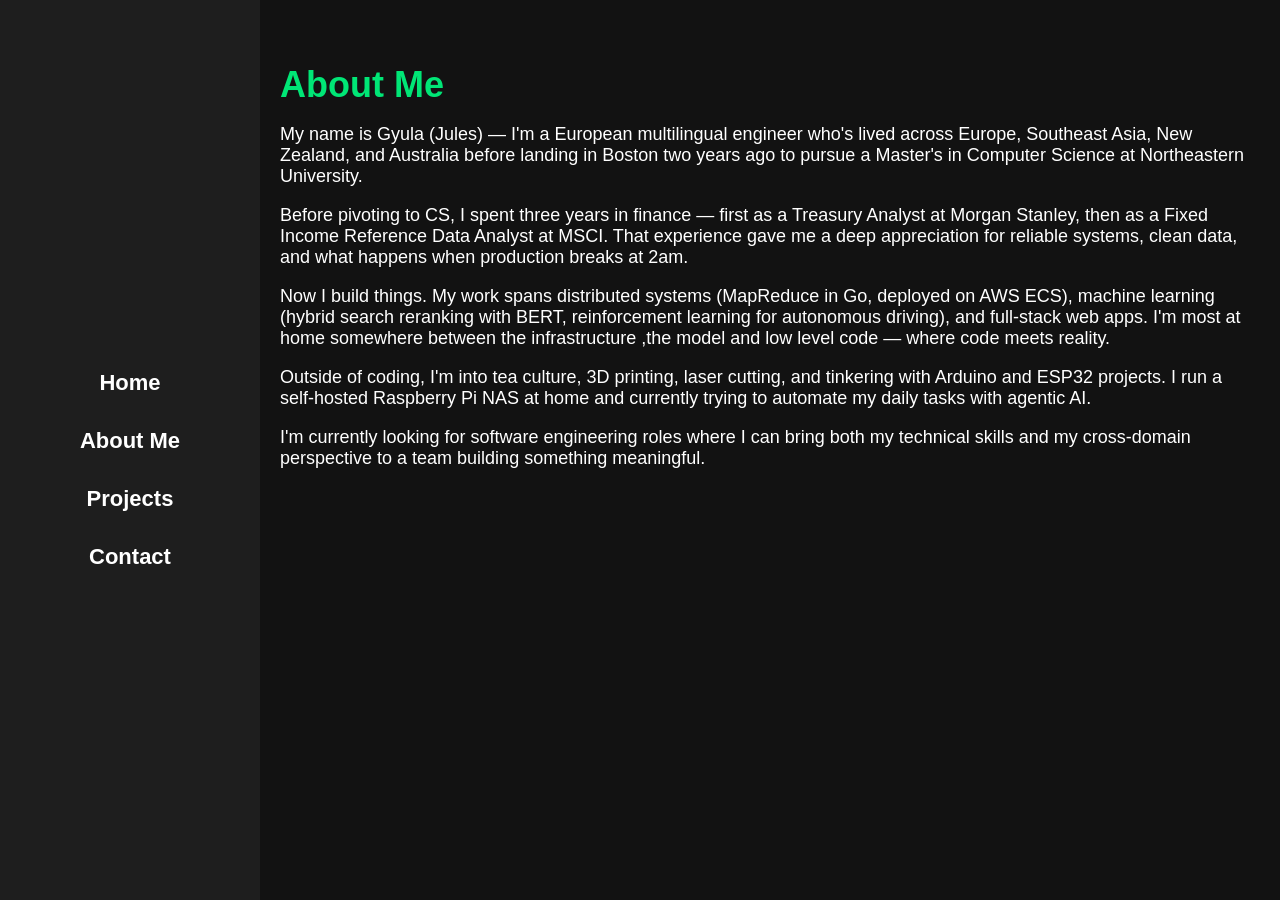
<file: html_serve/about.html>
<!DOCTYPE html>
<html>
<head>
    <title>About Me</title>
    <meta name="viewport" content="width=device-width, initial-scale=1.0">
    <link href="../css/style.css" rel="stylesheet">
</head>
<body class="body">
    <div id="sidebar-container"></div>
    <script>
        fetch('/html_serve/sidebar.html')
            .then(res => res.text())
            .then(html => {
                document.getElementById('sidebar-container').innerHTML = html;
            });
    </script>

    <div class="main-content">
    <h1 class="header_style">About Me</h1>

    <p>
        My name is Gyula (Jules) — I'm a European multilingual engineer who's lived across 
        Europe, Southeast Asia, New Zealand, and Australia before landing in Boston 
        two years ago to pursue a Master's in Computer Science at Northeastern University.
    </p>

    <p>
        Before pivoting to CS, I spent three years in finance — first as a Treasury Analyst at 
        Morgan Stanley, then as a Fixed Income Reference Data Analyst at MSCI. That experience 
        gave me a deep appreciation for reliable systems, clean data, and what happens when 
        production breaks at 2am.
    </p>

    <p>
        Now I build things. My work spans distributed systems (MapReduce in Go, deployed on AWS ECS), 
        machine learning (hybrid search reranking with BERT, reinforcement learning for autonomous 
        driving), and full-stack web apps. I'm most at home somewhere between the infrastructure 
        ,the model and low level code — where code meets reality.
    </p>

    <p>
        Outside of coding, I'm into tea culture, 3D printing, 
        laser cutting, and tinkering with Arduino and ESP32 projects. I run a self-hosted 
        Raspberry Pi NAS at home and currently trying to automate my daily tasks with agentic AI.
    </p>

    <p>
        I'm currently looking for software engineering roles where I can bring both my technical 
        skills and my cross-domain perspective to a team building something meaningful.
    </p>
</div>


</body>
</html>
</file>
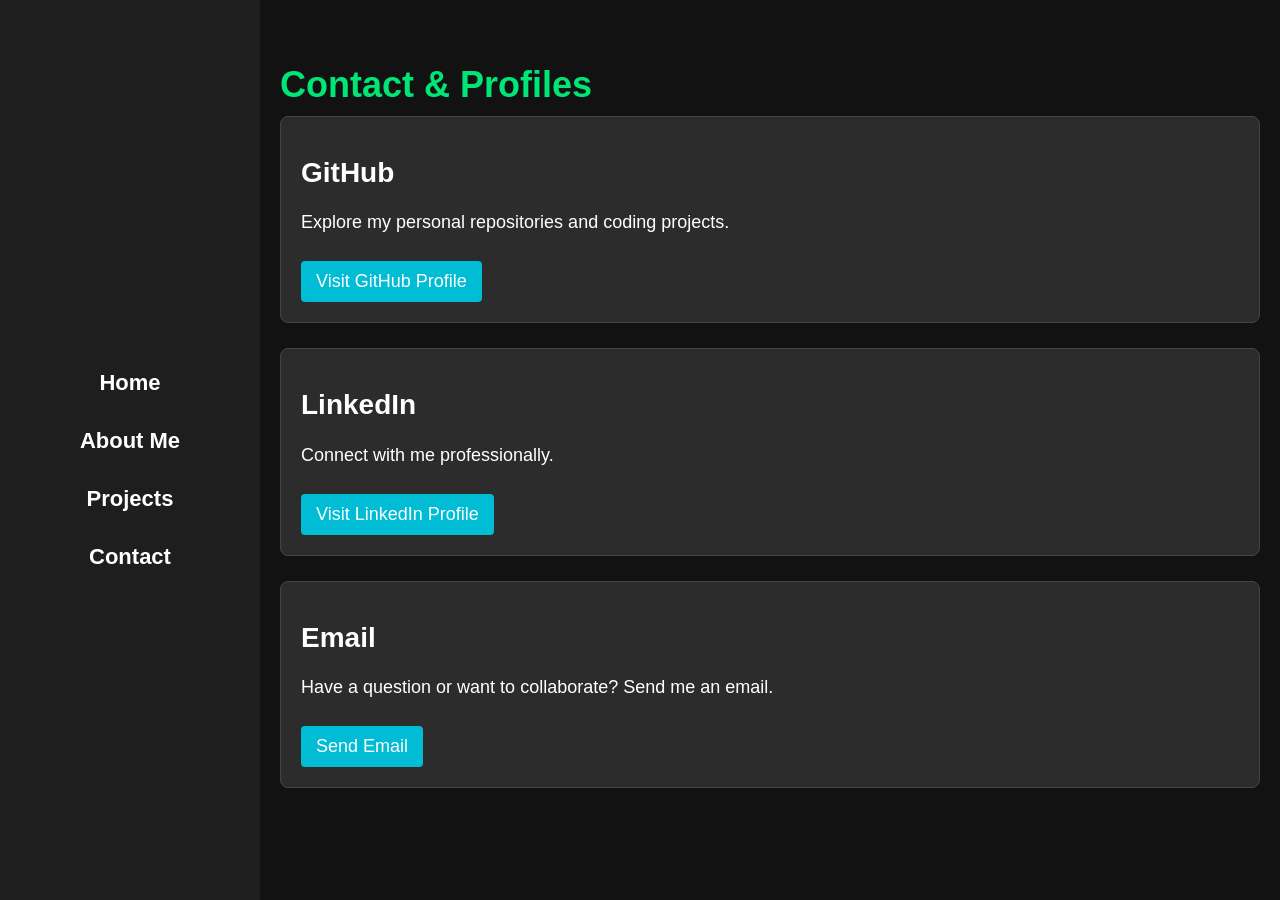
<file: html_serve/contact.html>
<!DOCTYPE html>
<html>
<head>
    <title>Contact</title>
    <meta name="viewport" content="width=device-width, initial-scale=1.0">
    <link href="../css/style.css" rel="stylesheet">
</head>
<body class="body">
    <div id="sidebar-container"></div>
    <script>
        fetch('/html_serve/sidebar.html')
            .then(res => res.text())
            .then(html => {
                document.getElementById('sidebar-container').innerHTML = html;
            });
    </script>
    
<div class="main-content">
    <h1 class="header_style">Contact & Profiles</h1>

    <div class="project-box">
        <h2>GitHub</h2>
        <p>
            Explore my personal repositories and coding projects.
        </p>
        <a href="https://github.com/gyuszix" target="_blank" class="project-button">Visit GitHub Profile</a>
    </div>

    <div class="project-box">
        <h2>LinkedIn</h2>
        <p>
            Connect with me professionally.
        </p>
        <a href="https://www.linkedin.com/in/julesplanky" target="_blank" class="project-button">Visit LinkedIn Profile</a>
    </div>

    <div class="project-box">
        <h2>Email</h2>
        <p>
            Have a question or want to collaborate? Send me an email.
        </p>
        <a href="mailto:gyuszix@gmail.com" class="project-button">Send Email</a>
    </div>
</div>
    
</body>
</html>
</file>
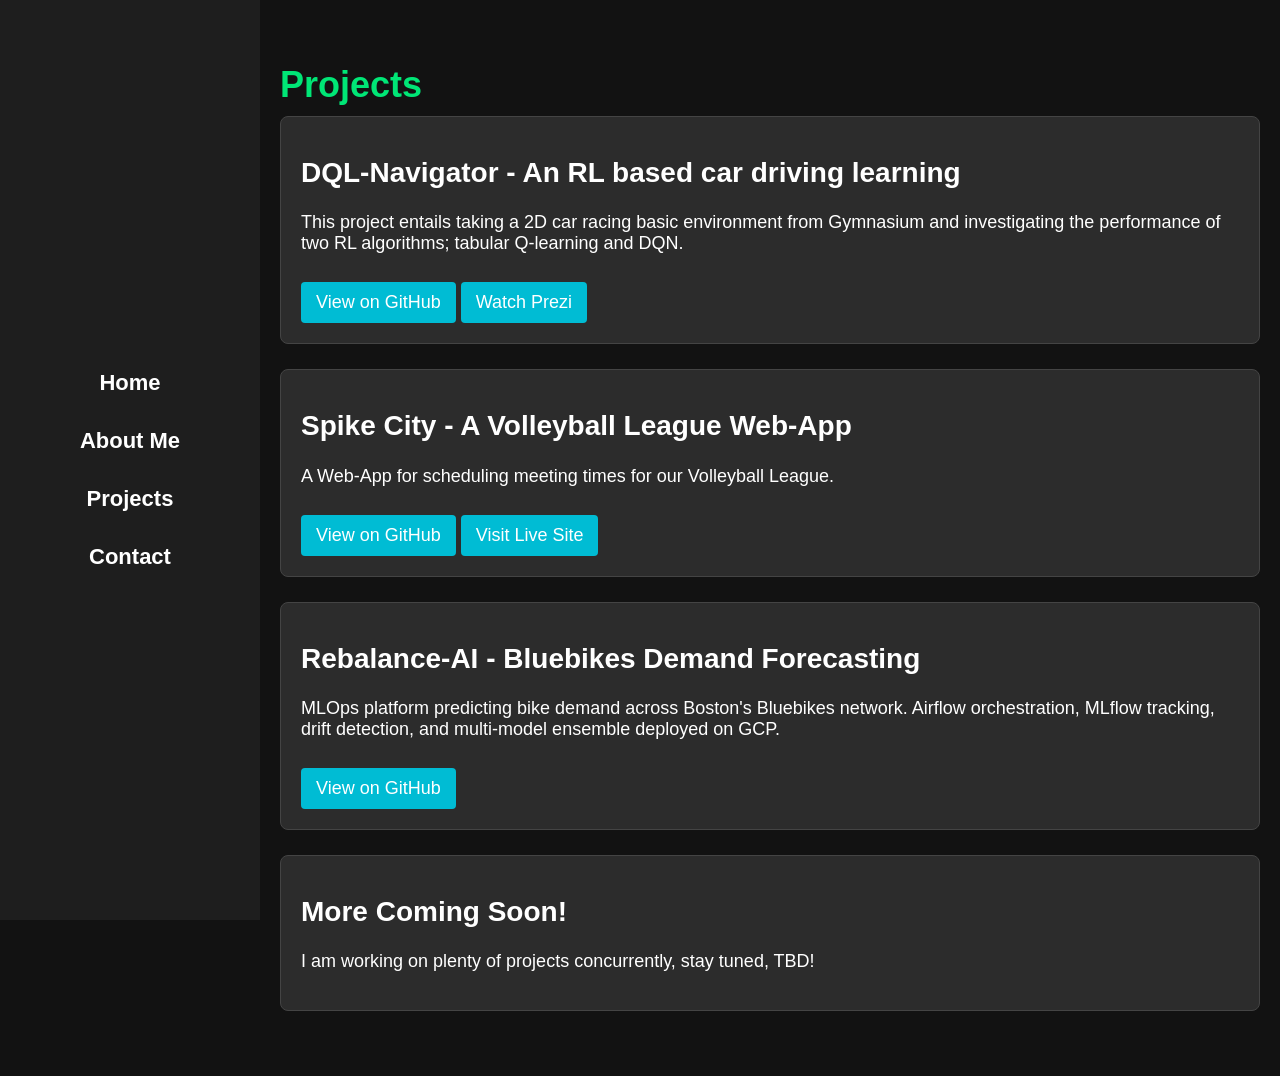
<file: html_serve/projects.html>
<!DOCTYPE html>
<html>
<head>
    <title>Projects</title>
    <meta name="viewport" content="width=device-width, initial-scale=1.0">
    <link href="../css/style.css" rel="stylesheet">
</head>
<body class="body">
    <div id="sidebar-container"></div>
    <script>
        fetch('/html_serve/sidebar.html')
            .then(res => res.text())
            .then(html => {
                document.getElementById('sidebar-container').innerHTML = html;
            });
    </script>

    <div class="main-content">
        <h1 class="header_style">Projects</h1>

        <div class="project-box">
            <h2>DQL-Navigator - An RL based car driving learning</h2>
            <p>
                This project entails taking a 2D car racing basic environment from Gymnasium and investigating the performance of two RL algorithms; tabular Q-learning and DQN. 
            </p>
            <a href="https://github.com/gyuszix/DQL-Navigator" target="_blank" class="project-button">View on GitHub</a>
            <a href="https://prezi.com/view/QArtwAtCwH5BxmTu6jHg/?referral_token=EpVnqflnB3FN" target="_blank" class="project-button">Watch Prezi</a>
        </div>

        <div class="project-box">
            <h2>Spike City - A Volleyball League Web-App</h2>
            <p>
                A Web-App for scheduling meeting times for our Volleyball League. 
            </p>
            <a href="https://github.com/CS5610-WebDev-Summer25/group-project-frontend-dioscuri-protocol" target="_blank" class="project-button">View on GitHub</a>
            <a href="https://volleyball-app-frontend-mk1.uw.r.appspot.com/" target="_blank" class="project-button">Visit Live Site</a>
        </div>

        <div class="project-box">
            <h2>Rebalance-AI - Bluebikes Demand Forecasting</h2>
            <p>
                MLOps platform predicting bike demand across Boston's Bluebikes network. Airflow orchestration, MLflow tracking, drift detection, and multi-model ensemble deployed on GCP.
            </p>
            <a href="https://github.com/PranavViswanathan/Rebalance-AI" target="_blank" class="project-button">View on GitHub</a>
        </div>

        <div class="project-box">
            <h2>More Coming Soon!</h2>
            <p>
                I am working on plenty of projects concurrently, stay tuned, TBD!
            </p>

        </div>




    </div>
    
</body>
</html>
</file>
<file: css/style.css>
/* General layout */
html, body {
    margin: 0;
    padding: 0;
    overflow-x: hidden;
}

.body {
    background-color: #121212;
    color: #ffffff;
    margin: 0;
    font-family: Futura, sans-serif;
    font-size: 18px;
}

.sidebar {
    height: 100vh;
    width: 260px;
    position: fixed;
    top: 0;
    left: 0;
    background-color: #1e1e1e;
    padding-top: 20px;
    display: flex;
    flex-direction: column;
    justify-content: center;
    z-index: 1000;
}

.sidebar a {
    padding: 16px 24px;
    text-decoration: none;
    font-size: 22px;
    font-weight: bold;
    font-family: "Futura Medium Condensed", "Futura", sans-serif;
    color: white;
    display: block;
    text-align: center;
    transition: background-color 0.3s ease;
}

.sidebar a:hover {
    background-color: #575757;
}

.main-content {
    margin-left: 260px;
    padding: 40px 20px;
}

/* Headings */

.header_style {
    color: #00e676;
    font-size: 36px;
    margin-bottom: 10px;
}

h2 {
    font-size: 28px;
    margin-top: 20px;
    color: #ffffff;
}

/* Description box */

.description-box {
    border: 1px solid #ccc;
    padding: 20px;
    background-color: #2e2e2e;
    color: #ffffff;
    max-width: 700px;
    margin-top: 30px;
    border-radius: 18px;
    font-size: 18px;
}

/* Visitor counter */

#visitor-counter {
    position: fixed;
    bottom: 20px;
    left: 50%;
    transform: translateX(-50%);
    text-align: center;
    color: #ffffff;
    font-weight: bold;
    font-size: 10px;
    margin-top: 20px;
}

/* Download button */

.download-button {
    display: block;
    text-align: center;
    max-width: 700px;
    padding: 12px 20px;
    background-color: #00bcd4;
    color: white;
    text-decoration: none;
    border-radius: 6px;
    font-size: 16px;
    margin-top: 20px;
}

.download-button:hover {
    background-color: #0097a7;
}

/* Project section */

.project-box {
    border: 1px solid #444;
    background-color: #2c2c2c;
    padding: 20px;
    margin-bottom: 25px;
    border-radius: 8px;
    color: #ffffff;
}

.project-button {
    display: inline-block;
    padding: 10px 15px;
    margin-top: 10px;
    background-color: #00bcd4;
    color: white;
    text-decoration: none;
    border-radius: 4px;
}

.project-button:hover {
    background-color: #0097a7;
}

/* Table styling */

.info-table {
    width: 100%;
    border-collapse: collapse;
    margin-top: 20px;
    background-color: #1f1f1f;
    color: white;
}

.info-table th,
.info-table td {
    border: 1px solid #555;
    padding: 10px;
    text-align: left;
}

.info-table th {
    background-color: #333;
}

/* Responsive layout */

@media (max-width: 768px) {
    .sidebar {
        position: relative;
        width: 100%;
        height: auto;
        flex-direction: row;
        justify-content: space-around;
    }

    .main-content {
        margin-left: 0;
        padding: 20px;
    }

    .project-box, .description-box {
        max-width: 100%;
    }

    .header_style {
        font-size: 30px;
    }

    h2 {
        font-size: 24px;
    }
}
</file>
